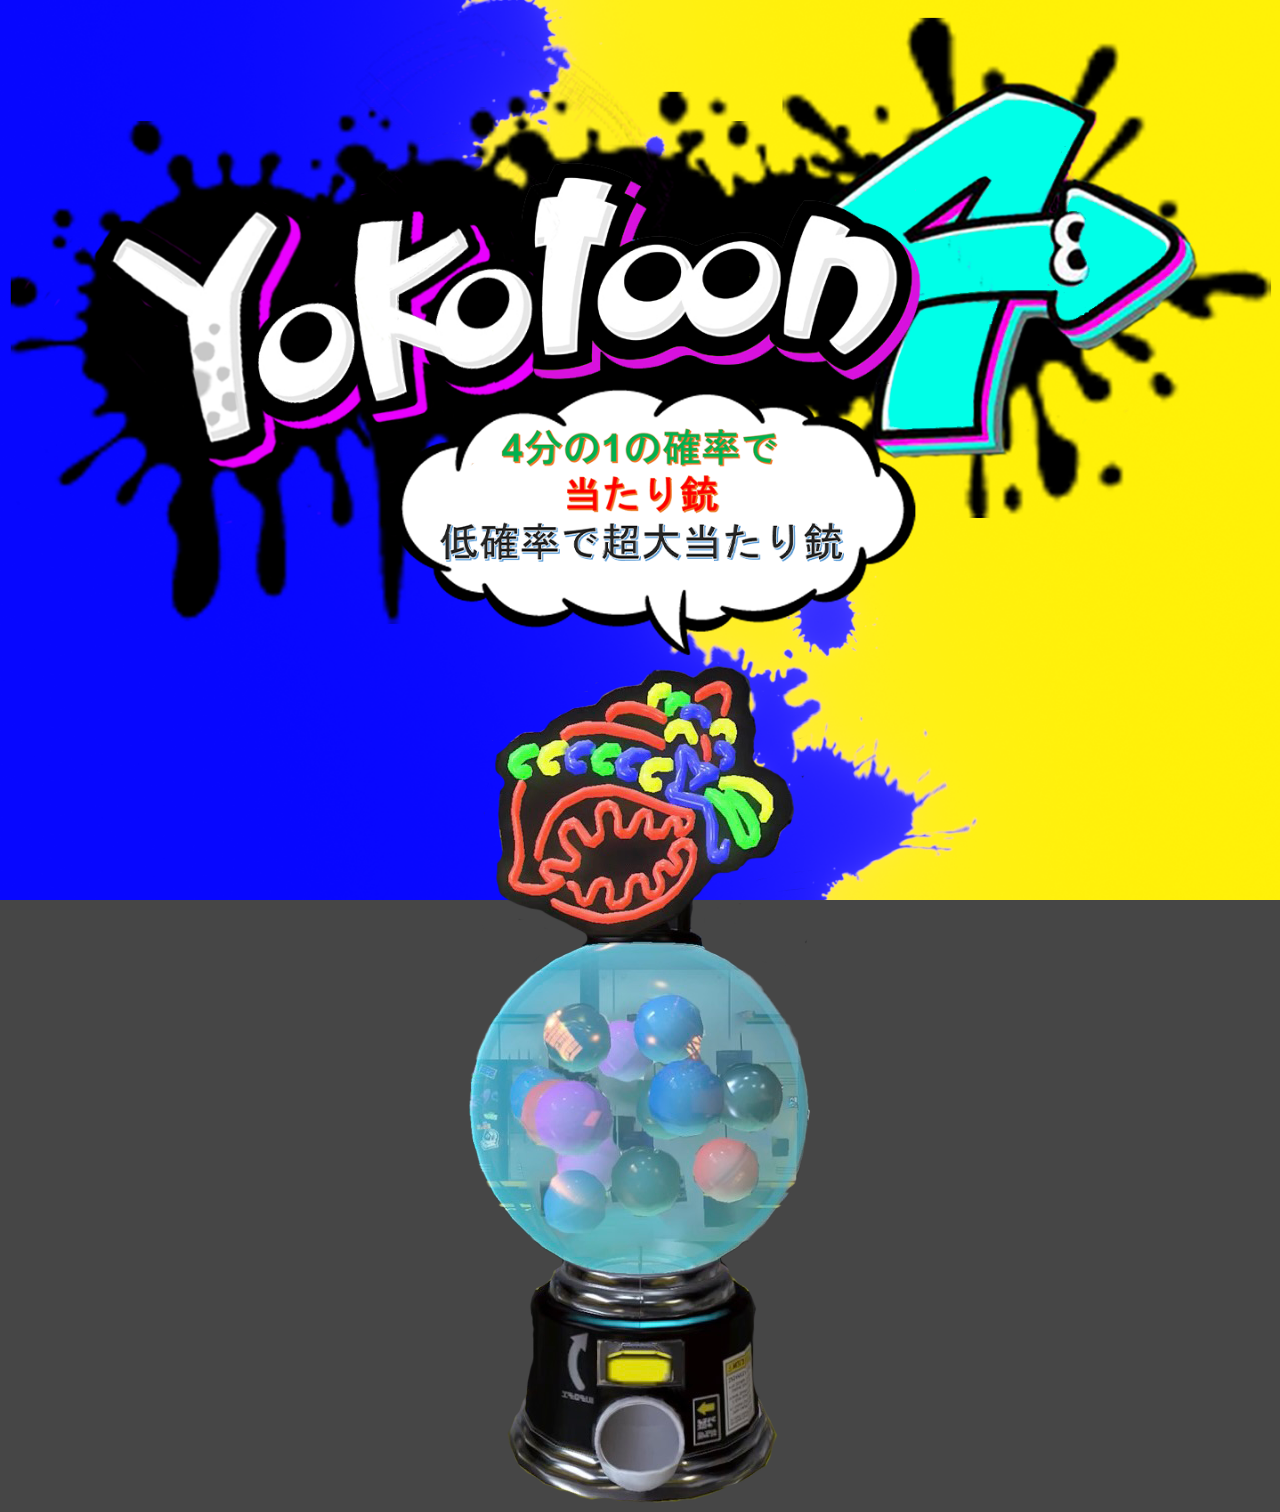
<file: index.html>
<!DOCTYPE html>
<html class="staticrypt-html">
<head>
	<html lang="ja">
		  <title>武器ガチャ</title>
<meta name="keywords" content="武器ガチャ">
</head>  
<link rel="stylesheet" href="style.css">
	
		<img src="logo.png" class="image-vw"style="display: block; margin: auto;" />


	<script type="text/javascript">
<!--
var mylink = new Array(
	"gacha/a.html",
	"gacha/a.html",
	"gacha/a.html",
	"gacha/a.html",
	"gacha/b.html",
	"gacha/c.html",
	"gacha/a.html",
		
"gacha/b.html",
	"gacha/b.html",
	"gacha/a.html",
);
function random_jump() {
	var i = Math.floor(Math.random() * mylink.length);
	location.href = mylink[i];
}
// -->
</script>
</head>
<body>
<a href="javascript:random_jump();">
</body>

</div>
<img src="aa.png" class="image-vw"style="display: block; margin: auto;" />


</html>
	
	
</body>
</html>
</file>
<file: style.css>
body {
  /* 画像ファイルの指定 */
  background-image: url(IMG_1861.png);
   
  /* 画像を常に天地左右の中央に配置 */
  background-position: center center;
   
  /* 画像をタイル状に繰り返し表示しない */
  background-repeat: no-repeat;
   
  /* コンテンツの高さが画像の高さより大きい時、動かないように固定 */
  background-attachment: fixed;
   
  /* 表示するコンテナの大きさに基づいて、背景画像を調整 */
  background-size: cover;
   
  /* 背景画像が読み込まれる前に表示される背景のカラー */
  background-color: #464646;
}

.sample {
  width: "50px";
  height: "50px";
}

.center{
　text-align : center;
}
img {
	width: auto;
	max-width: 100%;
	height: auto;
}


button {
  border: none;
  padding: 1em;
  outline: none;
  color: white;
  text-transform: uppercase;
  font-weight: 900;
  font-style: 1.2em;
  letter-spacing: 0.2em;
  position: relative;
  z-index: 1;
  cursor: pointer;
  background: none;
  text-shadow: 3px 3px 10px rgba(0, 0, 0, 0.45);
}
button:before, button:after {
  position: absolute;
  top: 50%;
  left: 50%;
  border-radius: 10em;
  transform: translateX(-50%) translateY(-50%);
  width: 105%;
  height: 105%;
  content: "";
  z-index: -2;
  background-size: 400% 400%;
  background: linear-gradient(60deg, #f79533, #f37055, #ef4e7b, #a166ab, #5073b8, #1098ad, #07b39b, #6fba82);
}
button:before {
  filter: blur(7px);
  transition: all 0.25s ease;
  -webkit-animation: pulse 10s infinite ease;
          animation: pulse 10s infinite ease;
}
button:after {
  filter: blur(0.3px);
}
button:hover:before {
  width: 115%;
  height: 115%;
}

.example{
  
    padding: 1px;

    margin-top:1px;
}
</file>
